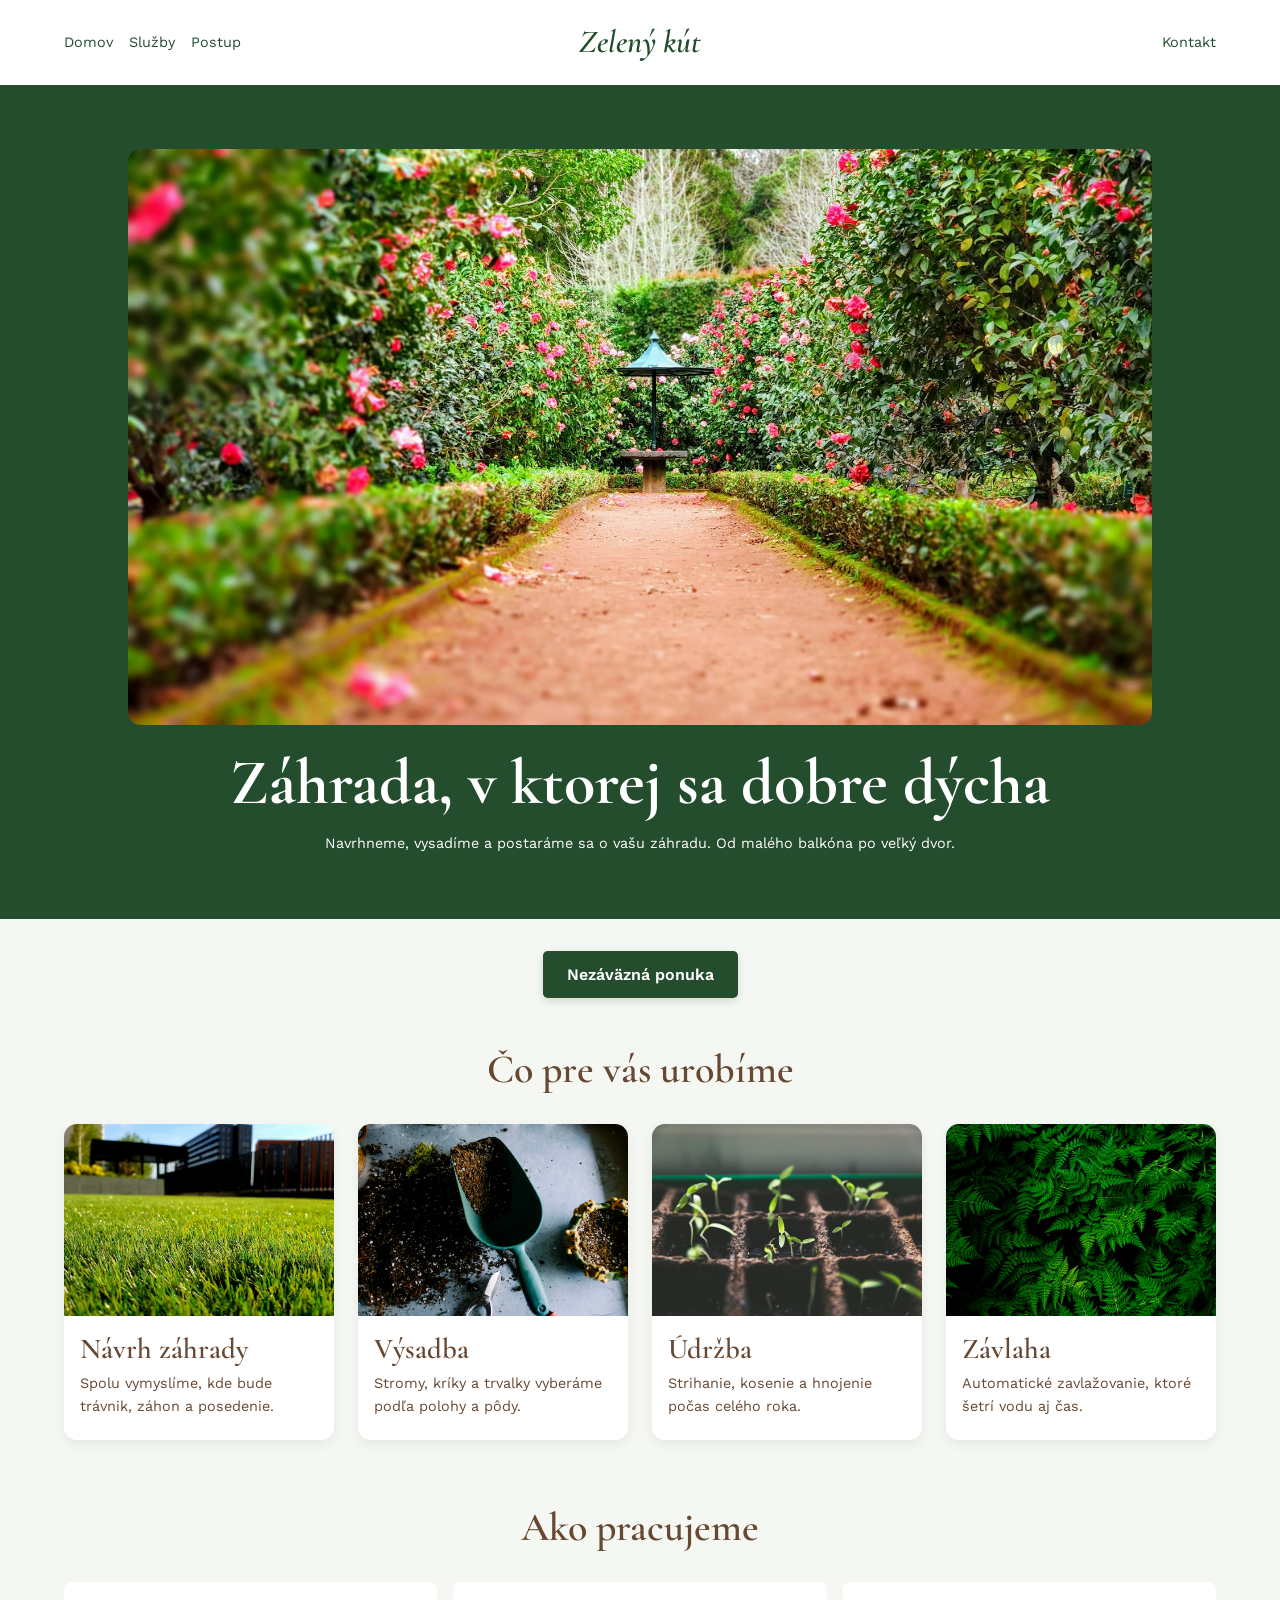
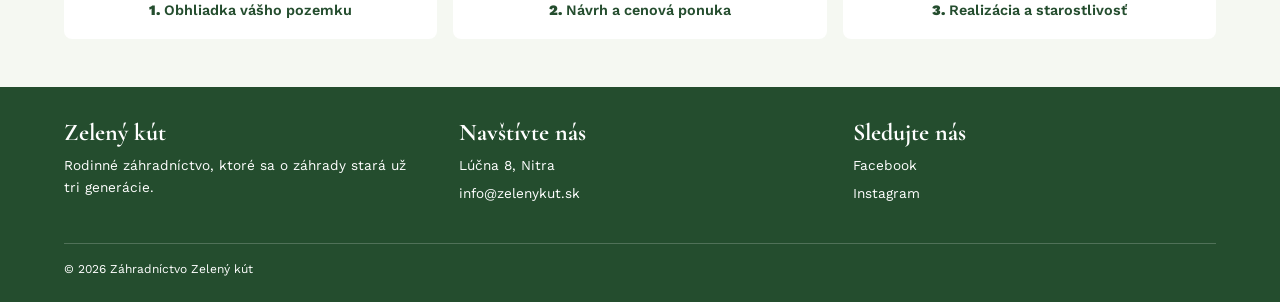
<file: index.html>
<!DOCTYPE html>
<html lang="sk">
<head>
    <meta charset="UTF-8">
    <meta name="viewport" content="width=device-width, initial-scale=1.0">
    <link rel="stylesheet" href="assets/css/normalize.css">
    <link rel="stylesheet" href="assets/css/style.css">
    <title>zahradnictvo - Grabec</title>
</head>
    
<body>

    <!-- HLAVICKA -->
    <header class="hlavicka">

        <nav class="hlavicka__menu">
            <a href="#domov">Domov</a>
            <a href="#sluzby">Služby</a>
            <a href="#postup">Postup</a>
        </nav>

        <p class="hlavicka__logo">Zelený kút</p>

        <a href="#kontakt" class="hlavicka__kontakt">
            Kontakt
        </a>

    </header>

    <!-- HLAVNY OBSAH -->
    <main>

        <!-- UVOD -->
        <section class="uvod" id="domov">

            <img src="assets/vzory a obrazky/zahrada-uvod.jpg"
                 alt="Krásna záhrada">

            <div class="uvod__obsah">

                <h1>Záhrada, v ktorej sa dobre dýcha</h1>

                <p>
                    Navrhneme, vysadíme a postaráme sa o vašu
                    záhradu. Od malého balkóna po veľký dvor.
                </p>

            </div>

        </section>

        <!-- TLACIDLO POD UVODOM -->
        <div class="uvod__tlacidlo">
            <a href="#kontakt">Nezáväzná ponuka</a>
        </div>

        <!-- SLUZBY -->
        <section class="sluzby" id="sluzby">

            <h2>Čo pre vás urobíme</h2>

            <div class="sluzby__zoznam">

                <article class="sluzby__karta">

                    <img src="assets/vzory a obrazky/navrh-zahrady.jpg"
                         alt="Návrh záhrady">

                    <h3>Návrh záhrady</h3>

                    <p>
                        Spolu vymyslíme, kde bude trávnik,
                        záhon a posedenie.
                    </p>

                </article>

                <article class="sluzby__karta">

                    <img src="assets/vzory a obrazky/vysadba.jpg"
                         alt="Výsadba rastlín">

                    <h3>Výsadba</h3>

                    <p>
                        Stromy, kríky a trvalky vyberáme
                        podľa polohy a pôdy.
                    </p>

                </article>

                <article class="sluzby__karta">

                    <img src="assets/vzory a obrazky/udrzba.jpg"
                         alt="Údržba záhrady">

                    <h3>Údržba</h3>

                    <p>
                        Strihanie, kosenie a hnojenie
                        počas celého roka.
                    </p>

                </article>

                <article class="sluzby__karta">

                    <img src="assets/vzory a obrazky/zavlaha.jpg"
                         alt="Zavlažovanie záhrady">

                    <h3>Závlaha</h3>

                    <p>
                        Automatické zavlažovanie,
                        ktoré šetrí vodu aj čas.
                    </p>

                </article>

            </div>

        </section>

        <!-- POSTUP -->
        <section class="postup" id="postup">

            <h2>Ako pracujeme</h2>

            <div class="postup__zoznam">

                <article class="postup__krok">
                    <p><strong>1.</strong> Obhliadka vášho pozemku</p>
                </article>

                <article class="postup__krok">
                    <p><strong>2.</strong> Návrh a cenová ponuka</p>
                </article>

                <article class="postup__krok">
                    <p><strong>3.</strong> Realizácia a starostlivosť</p>
                </article>

            </div>

        </section>

    </main>

    <!-- PATICKA -->
    <footer class="paticka" id="kontakt">

        <div class="paticka__obsah">

            <div>
                <h2>Zelený kút</h2>

                <p>
                    Rodinné záhradníctvo, ktoré sa o záhrady
                    stará už tri generácie.
                </p>
            </div>

            <div>
                <h3>Navštívte nás</h3>

                <p>Lúčna 8, Nitra</p>
                <p>info@zelenykut.sk</p>
            </div>

            <div>
                <h3>Sledujte nás</h3>
                <p>Facebook</p>
                <p>Instagram</p>
            </div>

            </div>

        </div>

        <p>© 2026 Záhradníctvo Zelený kút</p>

    </footer>

</body>
</html>
</file>
<file: assets/css/style.css>
@import url('https://fonts.googleapis.com/css2?family=Cormorant+Garamond:wght@400;600;700&family=Work+Sans:wght@400;500;600&display=swap');

/* FARBY */
:root {
    --les: oklch(38% 0.07 150);
    --listy: oklch(65% 0.14 140);
    --hlina: hsl(25, 35%, 30%);
    --svetla: hsl(90, 30%, 96%);
    --slnko: oklch(82% 0.15 85);
}

/* ZAKLAD */
* {
    box-sizing: border-box;
}

body {
    margin: 0;
    background-color: var(--svetla);
    color: var(--hlina);
    font-family: 'Work Sans', sans-serif;
}

h1, h2, h3, .hlavicka__logo {
    font-family: 'Cormorant Garamond', serif;
}

img {
    max-width: 100%;
    height: auto;
}

/* HLAVICKA */
.hlavicka {
    display: flex;
    flex-direction: column;
    align-items: center;
    gap: 0.5rem;
    padding: 1rem 5%;
    background-color: white;
}

.hlavicka__logo {
    order: -1;
    margin: 0;
    font-size: 2rem;
    font-style: italic;
    font-weight: 600;
    color: var(--les);
}

.hlavicka__menu {
    display: flex;
    flex-wrap: wrap;
    justify-content: center;
    gap: 1rem;
}

.hlavicka__menu a {
    color: var(--les);
    text-decoration: none;
    font-size: 0.9rem;
}

.hlavicka__menu a:hover {
    color: var(--listy);
}

/* KONTAKT */
.hlavicka__kontakt {
    display: none;
}

/* UVOD */
.uvod {
    background-color: var(--les);
    color: white;
    text-align: center;
    padding: 3rem 5%;
}

.uvod img {
    display: block;
    width: 100%;
    max-width: 70rem;
    margin: 0 auto;
    border-radius: 0.8rem;
}

.uvod__obsah {
    max-width: 52rem;
    margin: 1.5rem auto 0;
}

.uvod h1 {
    font-size: 2.4rem;
    line-height: 1.05;
    margin: 0 0 1rem;
}

.uvod p {
    line-height: 1.6;
    font-size: 0.9rem;
    margin: 0;
}

/* TLACIDLO POD UVODOM */
.uvod__tlacidlo {
    text-align: center;
    padding: 2rem 5% 0;
}

.uvod__tlacidlo a {
    display: inline-block;
    padding: 0.9rem 1.5rem;
    background-color: var(--les);
    color: white;
    border-radius: 0.3rem;
    text-decoration: none;
    font-weight: 600;
    box-shadow: 0 3px 8px #0002;
}

.uvod__tlacidlo a:hover {
    background-color: var(--listy);
    color: var(--les);
}

/* SLUZBY */
.sluzby {
    padding: 3rem 5%;
}

.sluzby h2, .postup h2 {
    text-align: center;
    font-size: 2.5rem;
    font-weight: 600;
    color: var(--hlina);
    margin: 0 0 2rem;
}

.sluzby__zoznam {
    display: flex;
    flex-direction: column;
    gap: 1.5rem;
}

.sluzby__karta {
    background-color: white;
    border-radius: 0.8rem;
    overflow: hidden;
    box-shadow: 0 4px 12px #0001;
}

.sluzby__karta img {
    display: block;
    width: 100%;
    height: 12rem;
    object-fit: cover;
}

.sluzby__karta h3 {
    font-size: 1.8rem;
    font-weight: 600;
    color: var(--hlina);
    margin: 1rem 1rem 0.4rem;
}

.sluzby__karta p {
    font-size: 0.9rem;
    line-height: 1.6;
    margin: 0 1rem 1.4rem;
}

/* POSTUP */
.postup {
    padding: 1rem 5% 3rem;
}

.postup__zoznam {
    display: grid;
    grid-template-columns: 1fr;
    gap: 1rem;
    max-width: 70rem;
    margin: 0 auto;
}

.postup__krok {
    background-color: white;
    border-radius: 0.5rem;
    padding: 1.1rem;
    text-align: center;
}

.postup__krok p {
    margin: 0;
    color: var(--les);
    font-size: 0.9rem;
    font-weight: 600;
    line-height: 1.5;
}

/* PATICKA */
.paticka {
    background-color: var(--les);
    color: white;
    padding: 2rem 5% 1rem;
}

.paticka__obsah {
    display: flex;
    flex-direction: column;
    gap: 1rem;
}

.paticka h2, .paticka h3 {
    font-size: 1.5rem;
    margin: 0 0 0.5rem;
}

.paticka p {
    font-size: 0.85rem;
    line-height: 1.6;
    margin: 0 0 0.4rem;
}

/* SOCIALNE SIETE */
.paticka__socialne {
    display: flex;
    gap: 0.6rem;
}

.paticka__socialne a {
    display: flex;
    align-items: center;
    justify-content: center;
    width: 2rem;
    height: 2rem;
    border: 1px solid #ffffff66;
    border-radius: 50%;
    color: white;
}

.paticka__socialne a:hover {
    color: var(--slnko);
    border-color: var(--slnko);
}

.paticka__socialne svg {
    width: 1rem;
    height: 1rem;
    fill: currentColor;
}

.paticka__socialne rect,
.paticka__socialne circle {
    fill: none;
    stroke: currentColor;
    stroke-width: 1.6;
}

.paticka__socialne .paticka__bodka {
    fill: currentColor;
    stroke: none;
}

/* SPODNY TEXT */
.paticka > p {
    border-top: 1px solid #ffffff33;
    padding-top: 1rem;
    margin-top: 2rem;
    font-size: 0.75rem;
}

/* TABLET */
@media (min-width: 600px) {

    .uvod {
        padding: 3rem 5% 4rem;
    }

    .uvod h1 {
        font-size: 3.8rem;
    }

    .sluzby__zoznam {
        flex-direction: row;
        flex-wrap: wrap;
    }

    .sluzby__karta {
        width: calc(33.333% - 1rem);
    }

    .sluzby__karta:last-child {
        width: 100%;
    }

    .postup__zoznam {
        max-width: 34rem;
    }

}

/* POCITAC */
@media (min-width: 960px) {

    /* HLAVICKA */
    .hlavicka {
        display: grid;
        grid-template-columns: 1fr 1fr 1fr;
        align-items: center;
        padding: 1.5rem 5%;
    }

    .hlavicka__menu {
        justify-content: flex-start;
    }

    .hlavicka__logo {
        order: 0;
        text-align: center;
    }

    .hlavicka__kontakt {
        display: inline-block;
        justify-self: end;
        color: var(--les);
        text-decoration: none;
        font-size: 0.9rem;
    }

    .hlavicka__kontakt:hover {
        color: var(--listy);
    }

    /* UVOD */
    .uvod {
        padding: 4rem 10%;
    }

    .uvod h1 {
        font-size: 4rem;
    }

    /* SLUZBY */
    .sluzby__karta,
    .sluzby__karta:last-child {
        width: calc(25% - 1.125rem);
    }

    /* POSTUP */
    .postup__zoznam {
        grid-template-columns: repeat(3, 1fr);
        max-width: 100%;
    }

    /* PATICKA */
    .paticka__obsah {
        flex-direction: row;
        justify-content: space-between;
        gap: 2rem;
    }

    .paticka__obsah > div {
        flex: 1;
    }

}
</file>
